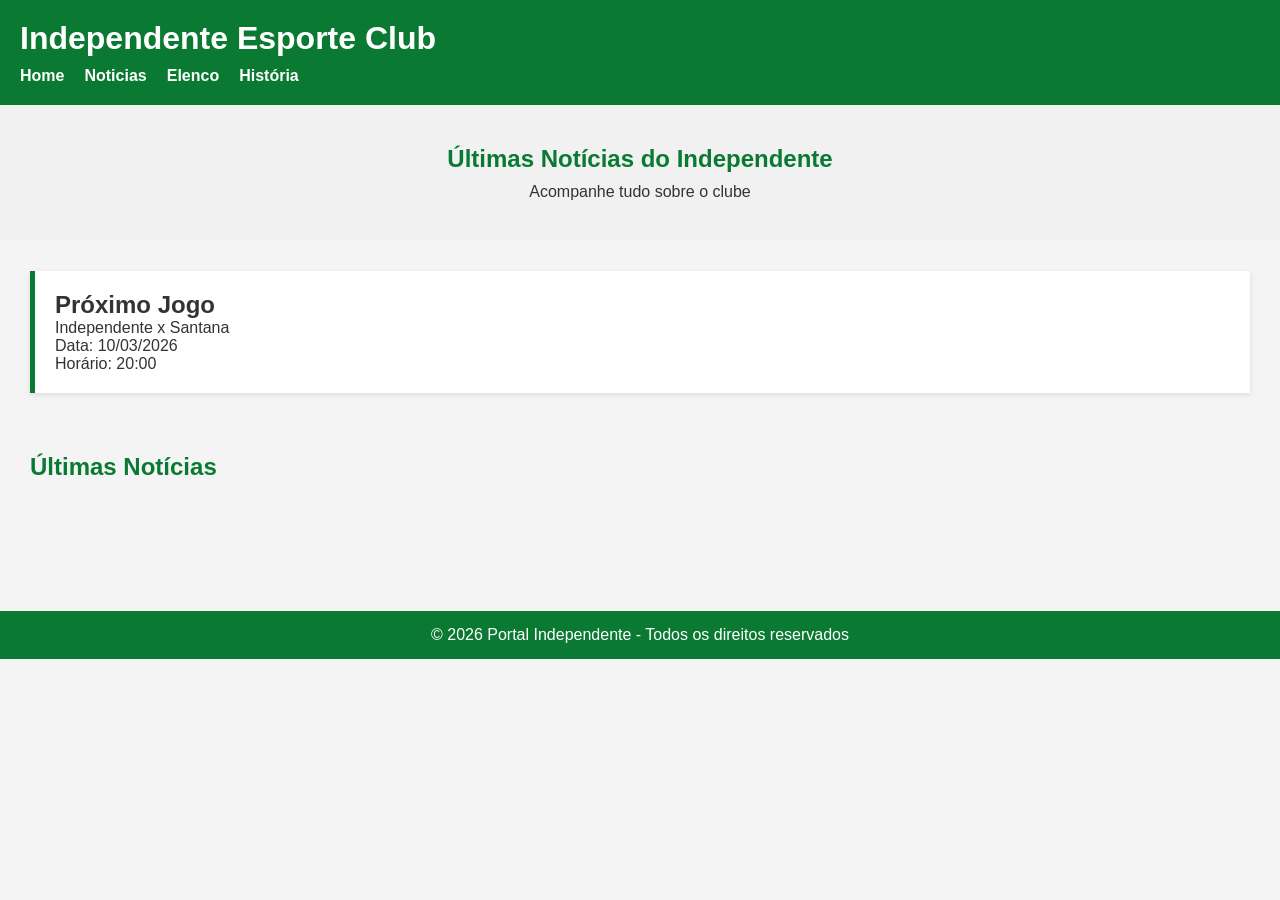
<file: index.html>
<!DOCTYPE html>
<html lang="pt-br">
<head>
    <meta charset="UTF-8">
    <meta name="viewport" content="width=device-width, initial-scale=1.0">
    <link rel="stylesheet" href="css/style.css">
    <title>Portal Independente</title>
</head>
<body>
    <header>
        <div class="logo">
            <h1>Independente Esporte Club</h1>
        </div>

        <nav>
            <ul>
                <li><a href="index.html">Home</a></li>
                <li><a href="noticias.html">Noticias</a></li>
                <li><a href="#">Elenco</a></li>
                <li><a href="#">História</a></li>
            </ul>
        </nav>
    </header>

    <section class="banner">
        <h2>Últimas Notícias do Independente</h2>
        <p>Acompanhe tudo sobre o clube</p>
    </section>

    <section class="proximo-jogo">
        <h2>Próximo Jogo</h2>
        <p>Independente x Santana</p>
        <p>Data: 10/03/2026</p>
        <p>Horário: 20:00</p>
    </section>

    <section class="noticias">
        <h2>Últimas Notícias</h2>

        <div id="container-noticias">
            <!-- Aki o JavaScript vai inserir as notícias -->
        </div>
    </section>

    <footer>
        <p>&copy; 2026 Portal Independente - Todos os direitos reservados</p>
    </footer>
</body>
</html>
</file>
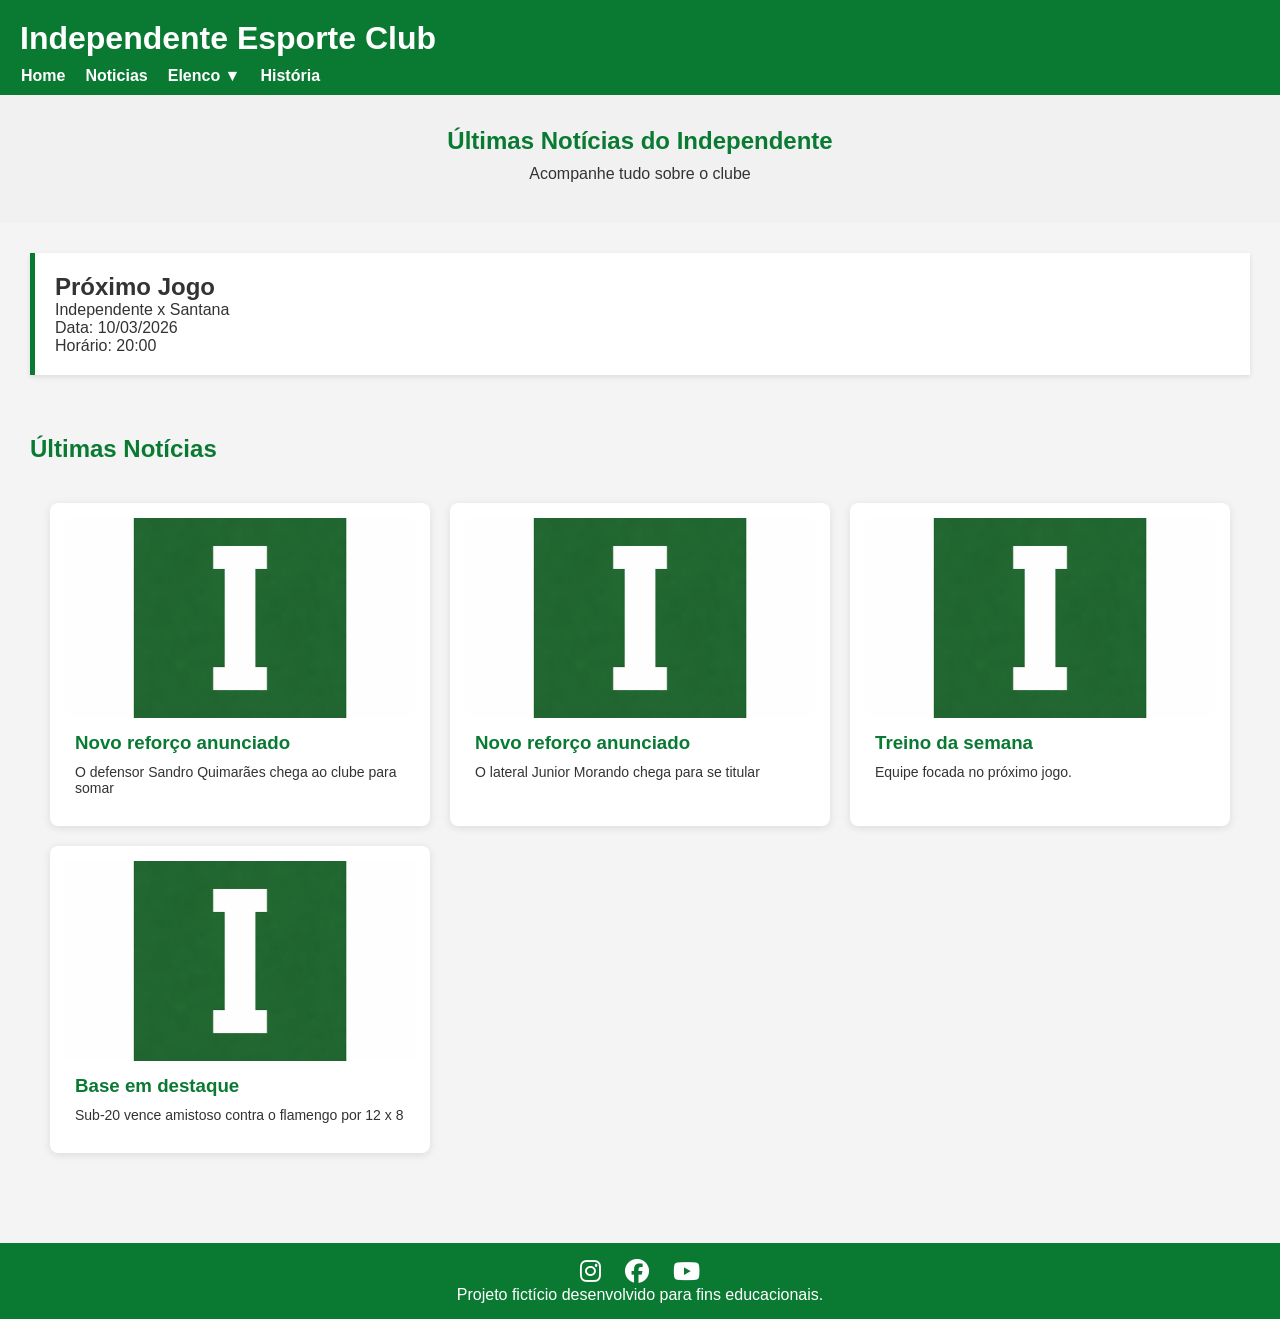
<file: pages/index.html>
<!DOCTYPE html>
<html lang="pt-br">
<head>
    <meta charset="UTF-8">
    <meta name="viewport" content="width=device-width, initial-scale=1.0">
    <link rel="stylesheet" href="https://cdnjs.cloudflare.com/ajax/libs/font-awesome/6.5.0/css/all.min.css">
    <link rel="stylesheet" href="/css/style.css">
    <link rel="shortcut icon" href="/assets/icons/icone.ico" type="image/x-icon">
    <title>Independente News AP</title>
</head>
<body>
    <header>
        <div class="logo">
            <h1>Independente Esporte Club</h1>
        </div>

        <button class="menu-toggle">☰</button>

        <nav>
            <ul class="menu">
                <li><a href="index.html">Home</a></li>
                <li><a href="noticias.html">Noticias</a></li>
                <li class="dropdown">
                    <a href="#">Elenco ▼</a>

                    <ul class="submenu">
                        <li><a href="jogadores.html">Jogadores</a></li>
                        <li><a href="comitecnica.html">Comissão Técnica</a></li>
                    </ul>
                </li>
                <li><a href="historia.html">História</a></li>
            </ul>
        </nav>
    </header>

    <section class="banner">
        <h2>Últimas Notícias do Independente</h2>
        <p>Acompanhe tudo sobre o clube</p>
    </section>

    <section class="proximo-jogo">
        <h2>Próximo Jogo</h2>
        <p>Independente x Santana</p>
        <p>Data: 10/03/2026</p>
        <p>Horário: 20:00</p>
    </section>

    <section class="noticias">
        <h2>Últimas Notícias</h2>

        <div id="container-noticias">
            <!-- Aki o JavaScript vai inserir as notícias -->
        </div>
    </section>

    <footer>
        <div class="redes">
            <a href="https://www.instagram.com/independenteap?igsh=eTB6eXF6czdxbGc3" target="_blank"><i class="fa-brands fa-instagram"></i></a>
            <a href="facebook.com/IndependenteAP" target="_blank"><i class="fa-brands fa-facebook"></i></a>
            <a href="www.youtube.com/@carcaratv" target="_blank"><i class="fa-brands fa-youtube"></i></a>
        </div>

        <p>Projeto fictício desenvolvido para fins educacionais.</p>
    </footer>

    <script src="/js/script.js">
        
    </script>
</body>
</html>
</file>
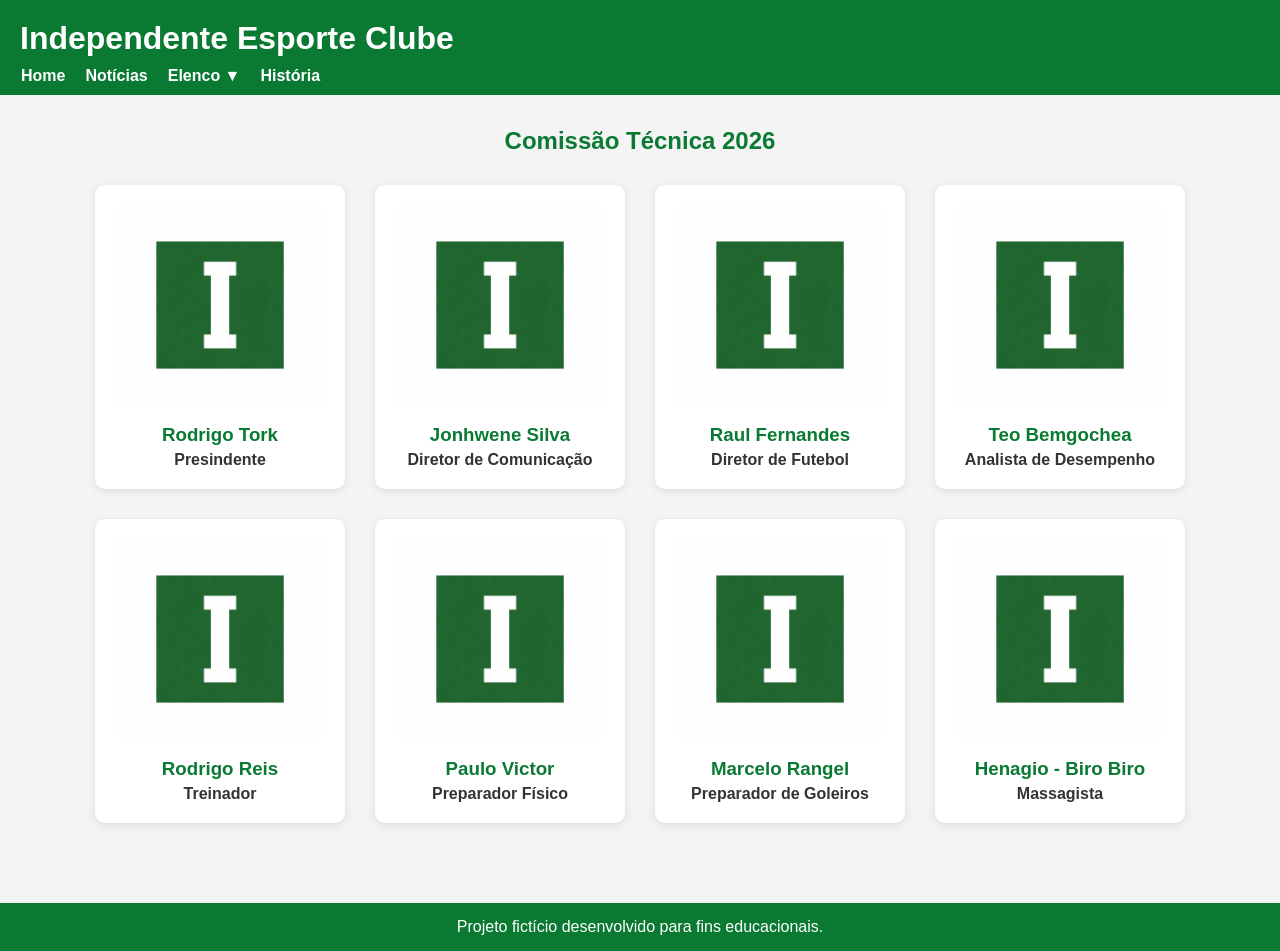
<file: pages/comitecnica.html>
<!DOCTYPE html>
<html lang="pt-br">
<head>
    <meta charset="UTF-8">
    <meta name="viewport" content="width=device-width, initial-scale=1.0">
    <link rel="stylesheet" href="/css/style.css">
    <link rel="shortcut icon" href="/assets/icons/icone.ico" type="image/x-icon">
    <title>Comissão Técnica - Portal Independente</title>
</head>
<body>
    <header>
        <div class="logo">
            <h1>Independente Esporte Clube</h1>
        </div>

        <button class="menu-toggle">☰</button>

        <nav>
            <ul class="menu">
                <li><a href="index.html">Home</a></li>
                <li><a href="noticias.html">Notícias</a></li>
                <li class="dropdown">
                    <a href="#">Elenco ▼</a>

                    <ul class="submenu">
                        <li><a href="jogadores.html">Jogadores</a></li>
                    </ul>
                </li>
                <li><a href="historia.html">História</a></li>
            </ul>
        </nav>
    </header>

    <section class="tecnica">
        <h2>Comissão Técnica 2026</h2>

        <div class="container-tecnica">
            <div class="card-tecnica">
                <img src="/assets/imagens/foto1.png" alt="presidente">
                <h3>Rodrigo Tork</h3>
                <span>Presindente</span>
            </div>

            <div class="card-tecnica">
                <img src="/assets/imagens/foto1.png" alt="equipe">
                <h3>Jonhwene Silva</h3>
                <span>Diretor de Comunicação</span>
            </div>

            <div class="card-tecnica">
                <img src="/assets/imagens/foto1.png" alt="equipe">
                <h3>Raul Fernandes</h3>
                <span>Diretor de Futebol</span>
            </div>

            <div class="card-tecnica">
                <img src="/assets/imagens/foto1.png" alt="equipe">
                <h3>Teo Bemgochea</h3>
                <span>Analista de Desempenho</span>
            </div>

            <div class="card-tecnica">
                <img src="/assets/imagens/foto1.png" alt="equipe">
                <h3>Rodrigo Reis</h3>
                <span>Treinador</span>
            </div>

            <div class="card-tecnica">
                <img src="/assets/imagens/foto1.png" alt="equipe">
                <h3>Paulo Victor</h3>
                <span>Preparador Físico</span>
            </div>

            <div class="card-tecnica">
                <img src="/assets/imagens/foto1.png" alt="equipe">
                <h3>Marcelo Rangel</h3>
                <span>Preparador de Goleiros</span>
            </div>

            <div class="card-tecnica">
                <img src="/assets/imagens/foto1.png" alt="equipe">
                <h3>Henagio - Biro Biro</h3>
                <span>Massagista</span>
            </div>
        </div>
    </section>

    <footer>
        <p>Projeto fictício desenvolvido para fins educacionais.</p>
    </footer>
</body>
</html>
</file>
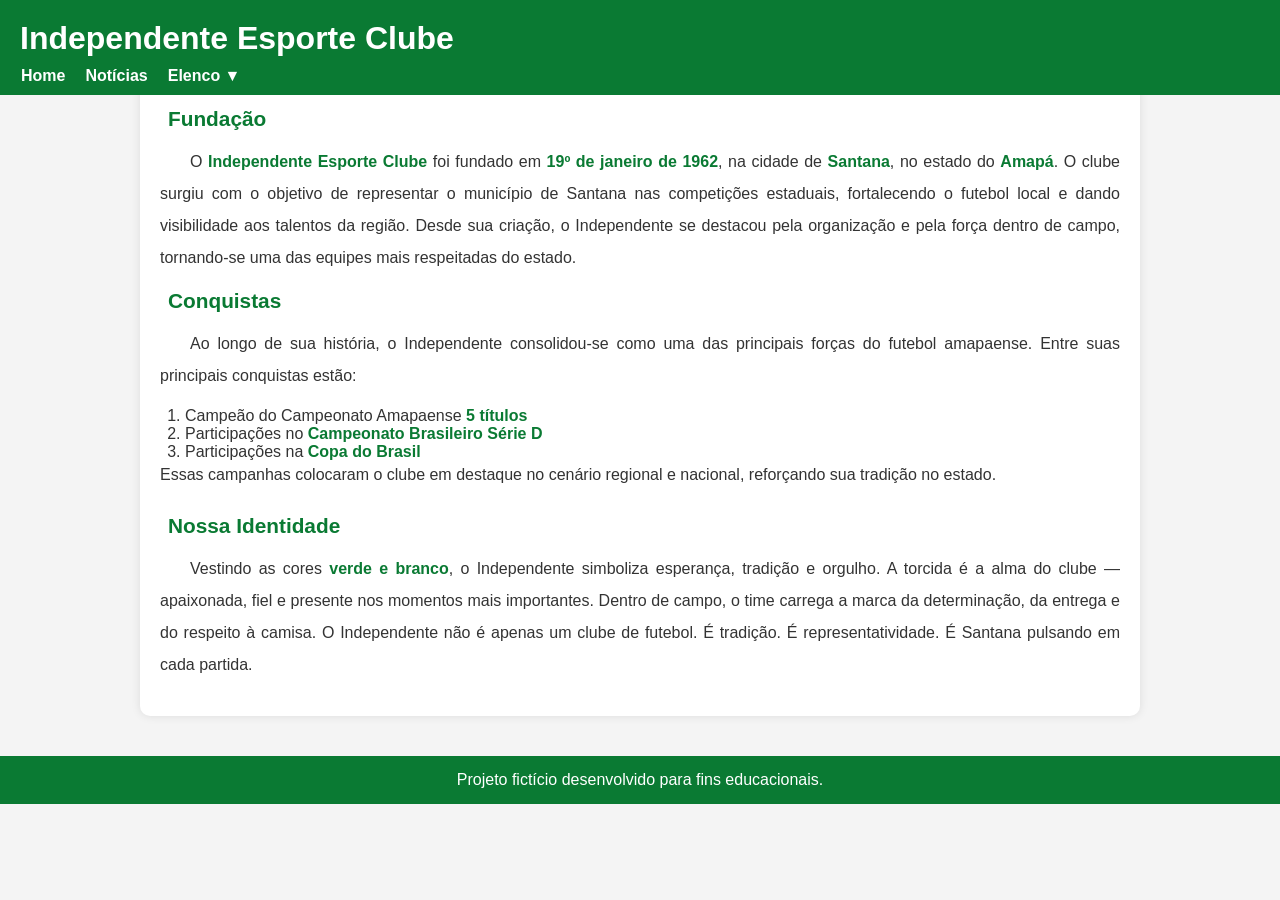
<file: pages/historia.html>
<!DOCTYPE html>
<html lang="pt-br">
<head>
    <meta charset="UTF-8">
    <meta name="viewport" content="width=device-width, initial-scale=1.0">
    <link rel="stylesheet" href="/css/style.css">
    <link rel="shortcut icon" href="/assets/icons/icone.ico" type="image/x-icon">
    <title>História - Portal Independente</title>
</head>
<body>
    <header>
        <div class="logo">
            <h1>Independente Esporte Clube</h1>
        </div>

        <button class="menu-toggle">☰</button>

        <nav>
            <ul class="menu">
                <li><a href="index.html">Home</a></li>
                <li><a href="noticias.html">Notícias</a></li>
                <li class="dropdown">
                    <a href="#">Elenco ▼</a>

                    <ul class="submenu">
                        <li><a href="jogadores.html">Jogadores</a></li>
                        <li><a href="comitecnica.html">Comissão Técnica</a></li>
                    </ul>
                </li>
            </ul>
        </nav>
    </header>

    <main>
        <article>
            
            <h2>Fundação</h2>
            <p>
                O <strong>Independente Esporte Clube</strong> foi fundado em <strong>19º de janeiro de 1962</strong>, na cidade de <strong>Santana</strong>, no estado do <strong>Amapá</strong>.

                O clube surgiu com o objetivo de representar o município de Santana nas competições estaduais, fortalecendo o futebol local e dando visibilidade aos talentos da região. Desde sua criação, o Independente se destacou pela organização e pela força dentro de campo, tornando-se uma das equipes mais respeitadas do estado.
            </p>

            <h2>Conquistas</h2>
            <p>
                Ao longo de sua história, o Independente consolidou-se como uma das principais forças do futebol amapaense.

                Entre suas principais conquistas estão:
                <ol>
                    <li>Campeão do Campeonato Amapaense <strong>5 títulos</strong></li>
                    <li>Participações no <strong>Campeonato Brasileiro Série D</strong></li>
                    <li>Participações na <strong>Copa do Brasil</strong></li>
                </ol>

                Essas campanhas colocaram o clube em destaque no cenário regional e nacional, reforçando sua tradição no estado.
            </p>

            <h2>Nossa Identidade</h2>
            <p>
                Vestindo as cores <strong>verde e branco</strong>, o Independente simboliza esperança, tradição e orgulho.

                A torcida é a alma do clube — apaixonada, fiel e presente nos momentos mais importantes. Dentro de campo, o time carrega a marca da determinação, da entrega e do respeito à camisa.

                O Independente não é apenas um clube de futebol.
                É tradição.
                É representatividade.
                É Santana pulsando em cada partida.
            </p>
        </article>
    </main>

    <footer>
        <p>Projeto fictício desenvolvido para fins educacionais.</p>
    </footer>
</body>
</html>
</file>
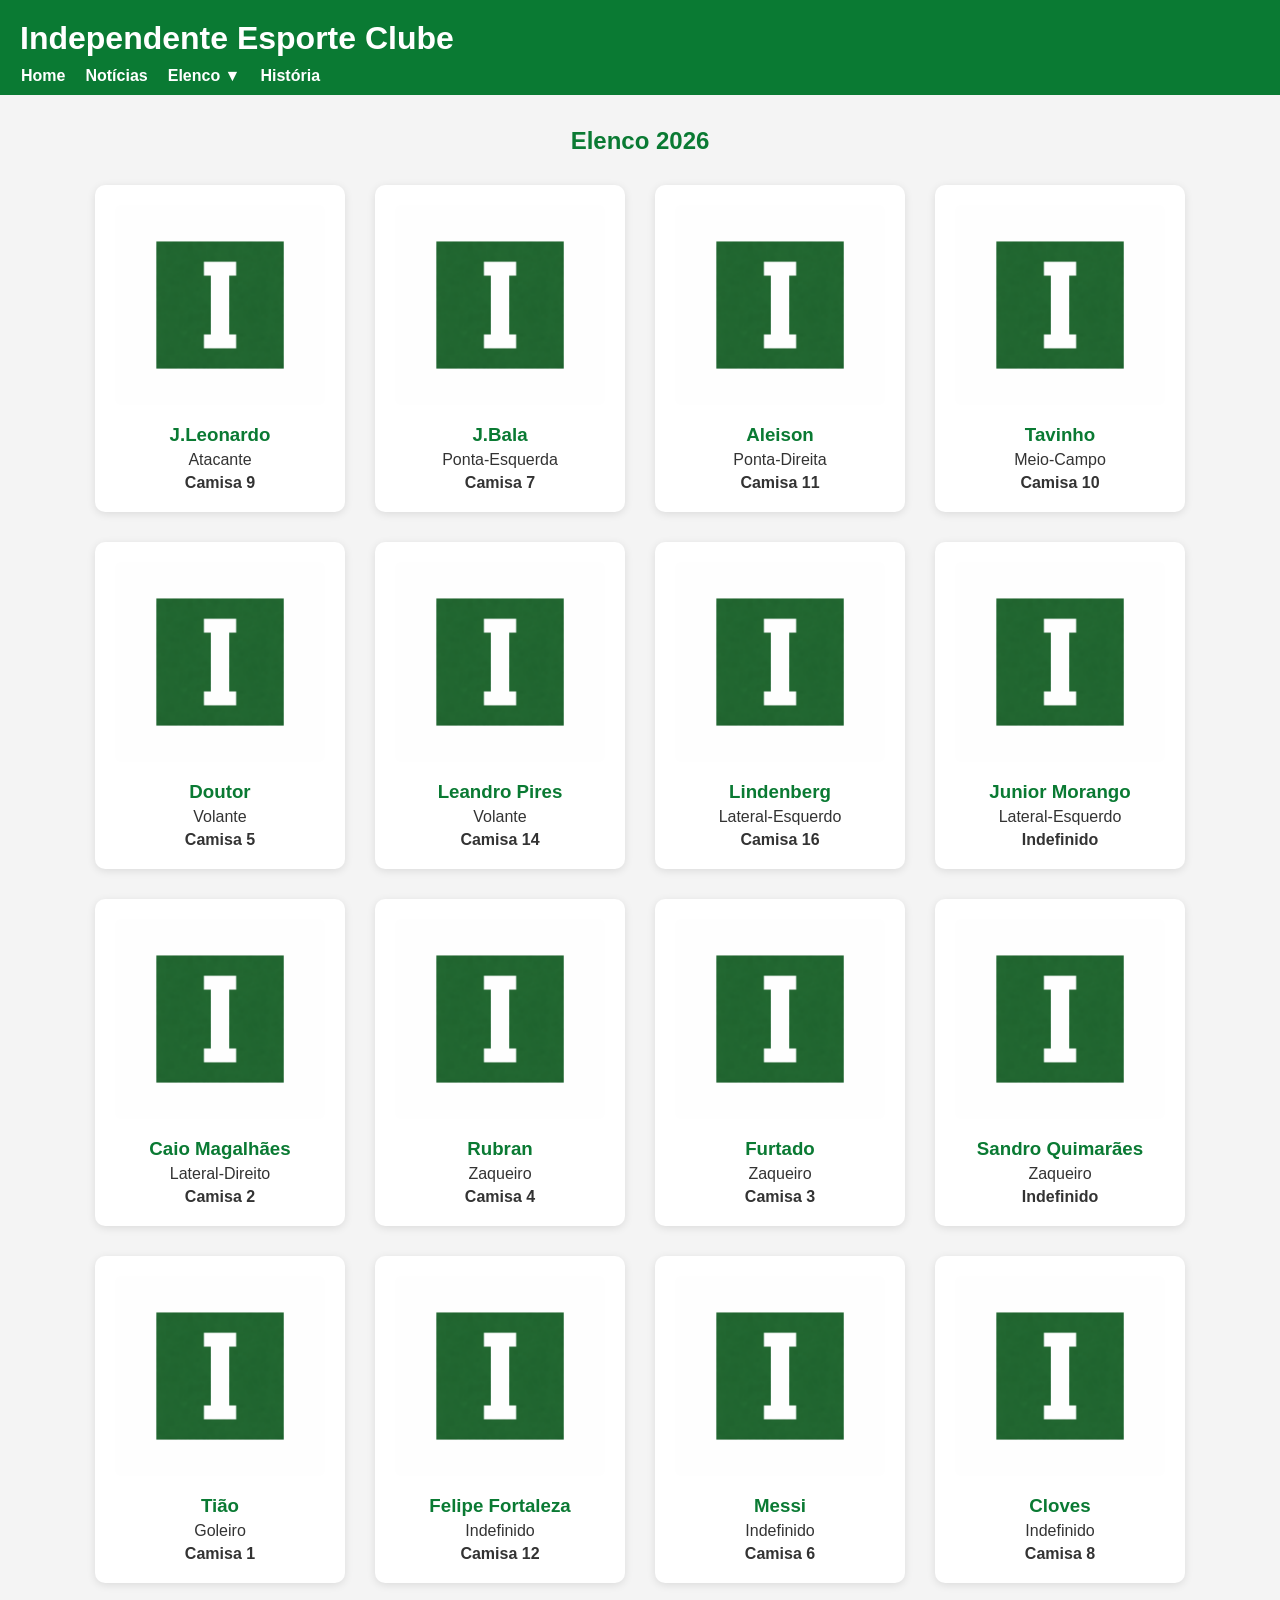
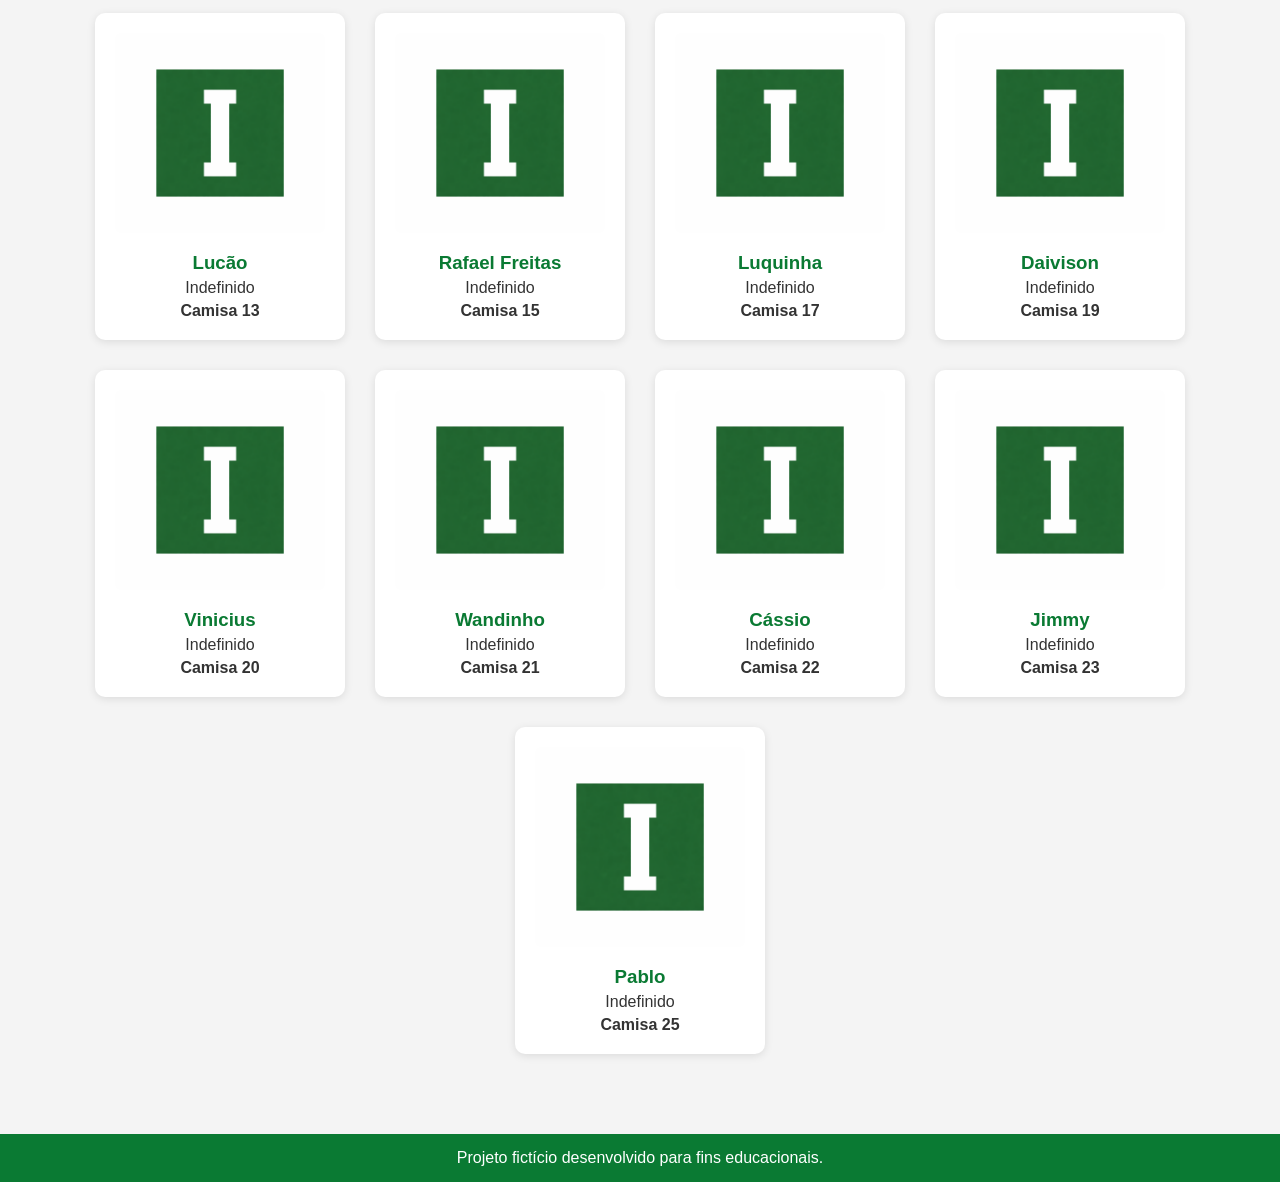
<file: pages/jogadores.html>
<!DOCTYPE html>
<html lang="pt-br">
<head>
    <meta charset="UTF-8">
    <meta name="viewport" content="width=device-width, initial-scale=1.0">
    <link rel="stylesheet" href="/css/style.css">
    <link rel="shortcut icon" href="/assets/icons/icone.ico" type="image/x-icon">
    <title>Elenco - Portal Independente</title>
</head>
<body>
   <header>
        <div class="logo">
            <h1>Independente Esporte Clube</h1>
        </div>

        <button class="menu-toggle">☰</button>

        <nav>
            <ul class="menu">
                <li><a href="index.html">Home</a></li>
                <li><a href="noticias.html">Notícias</a></li>
                <li class="dropdown">
                    <a href="#">Elenco ▼</a>

                    <ul class="submenu">
                        <li><a href="comitecnica.html">Comissão Técnica</a></li>
                    </ul>
                </li>
                <li><a href="historia.html">História</a></li>
            </ul>
        </nav>
   </header>

   <section class="elenco">
    <h2>Elenco 2026</h2>

     <div class="container-elenco">

        <div class="card-jogador">
            <img src="/assets/imagens/foto1.png" alt="jogador">
            <h3>J.Leonardo</h3>
            <p>Atacante</p>
            <span>Camisa 9</span>
        </div>

        <div class="card-jogador">
            <img src="/assets/imagens/foto1.png" alt="jogador">
            <h3>J.Bala</h3>
            <p>Ponta-Esquerda</p>
            <span>Camisa 7</span>
        </div>

        <div class="card-jogador">
            <img src="/assets/imagens/foto1.png" alt="jogador">
            <h3>Aleison</h3>
            <p>Ponta-Direita</p>
            <span>Camisa 11</span>
        </div>

        <div class="card-jogador">
            <img src="/assets/imagens/foto1.png" alt="jogador">
            <h3>Tavinho</h3>
            <p>Meio-Campo</p>
            <span>Camisa 10</span>
        </div>

        <div class="card-jogador">
            <img src="/assets/imagens/foto1.png" alt="jogador">
            <h3>Doutor</h3>
            <p>Volante</p>
            <span>Camisa 5</span>
        </div>

        <div class="card-jogador">
            <img src="/assets/imagens/foto1.png" alt="jogador">
            <h3>Leandro Pires</h3>
            <p>Volante</p>
            <span>Camisa 14</span>
        </div>

        <div class="card-jogador">
            <img src="/assets/imagens/foto1.png" alt="jogador">
            <h3>Lindenberg</h3>
            <p>Lateral-Esquerdo</p>
            <span>Camisa 16</span>
        </div>

        <div class="card-jogador">
            <img src="/assets/imagens/foto1.png" alt="jogador">
            <h3>Junior Morango</h3>
            <p>Lateral-Esquerdo</p>
            <span>Indefinido</span>
        </div>

        <div class="card-jogador">
            <img src="/assets/imagens/foto1.png" alt="jogador">
            <h3>Caio Magalhães</h3>
            <p>Lateral-Direito</p>
            <span>Camisa 2</span>
        </div>

        <div class="card-jogador">
            <img src="/assets/imagens/foto1.png" alt="jogador">
            <h3>Rubran</h3>
            <p>Zaqueiro</p>
            <span>Camisa 4</span>
        </div>

        <div class="card-jogador">
            <img src="/assets/imagens/foto1.png" alt="jogador">
            <h3>Furtado</h3>
            <p>Zaqueiro</p>
            <span>Camisa 3</span>
        </div>

        <div class="card-jogador">
            <img src="/assets/imagens/foto1.png" alt="jogador">
            <h3>Sandro Quimarães</h3>
            <p>Zaqueiro</p>
            <span>Indefinido</span>
        </div>

        <div class="card-jogador">
            <img src="/assets/imagens/foto1.png" alt="jogador">
            <h3>Tião</h3>
            <p>Goleiro</p>
            <span>Camisa 1</span>
        </div>

        <div class="card-jogador">
            <img src="/assets/imagens/foto1.png" alt="jogador">
            <h3>Felipe Fortaleza</h3>
            <p>Indefinido</p>
            <span>Camisa 12</span>
        </div>

        <div class="card-jogador">
            <img src="/assets/imagens/foto1.png" alt="jogador">
            <h3>Messi</h3>
            <p>Indefinido</p>
            <span>Camisa 6</span>
        </div>

        <div class="card-jogador">
            <img src="/assets/imagens/foto1.png" alt="jogador">
            <h3>Cloves</h3>
            <p>Indefinido</p>
            <span>Camisa 8</span>
        </div>

        <div class="card-jogador">
            <img src="/assets/imagens/foto1.png" alt="jogador">
            <h3>Lucão</h3>
            <p>Indefinido</p>
            <span>Camisa 13</span>
        </div>

        <div class="card-jogador">
            <img src="/assets/imagens/foto1.png" alt="jogador">
            <h3>Rafael Freitas</h3>
            <p>Indefinido</p>
            <span>Camisa 15</span>
        </div>

        <div class="card-jogador">
            <img src="/assets/imagens/foto1.png" alt="jogador">
            <h3>Luquinha</h3>
            <p>Indefinido</p>
            <span>Camisa 17</span>
        </div>

        <div class="card-jogador">
            <img src="/assets/imagens/foto1.png" alt="jogador">
            <h3>Daivison</h3>
            <p>Indefinido</p>
            <span>Camisa 19</span>
        </div>

        <div class="card-jogador">
            <img src="/assets/imagens/foto1.png" alt="jogador">
            <h3>Vinicius</h3>
            <p>Indefinido</p>
            <span>Camisa 20</span>
        </div>

        <div class="card-jogador">
            <img src="/assets/imagens/foto1.png" alt="jogador">
            <h3>Wandinho</h3>
            <p>Indefinido</p>
            <span>Camisa 21</span>
        </div>

        <div class="card-jogador">
            <img src="/assets/imagens/foto1.png" alt="jogador">
            <h3>Cássio</h3>
            <p>Indefinido</p>
            <span>Camisa 22</span>
        </div>

        <div class="card-jogador">
            <img src="/assets/imagens/foto1.png" alt="jogador">
            <h3>Jimmy</h3>
            <p>Indefinido</p>
            <span>Camisa 23</span>
        </div>

        <div class="card-jogador">
            <img src="/assets/imagens/foto1.png" alt="jogador">
            <h3>Pablo</h3>
            <p>Indefinido</p>
            <span>Camisa 25</span>
        </div>
     </div>
   </section>

   <footer>
        <p>Projeto fictício desenvolvido para fins educacionais.</p>
    </footer>
</body>
</html>
</file>
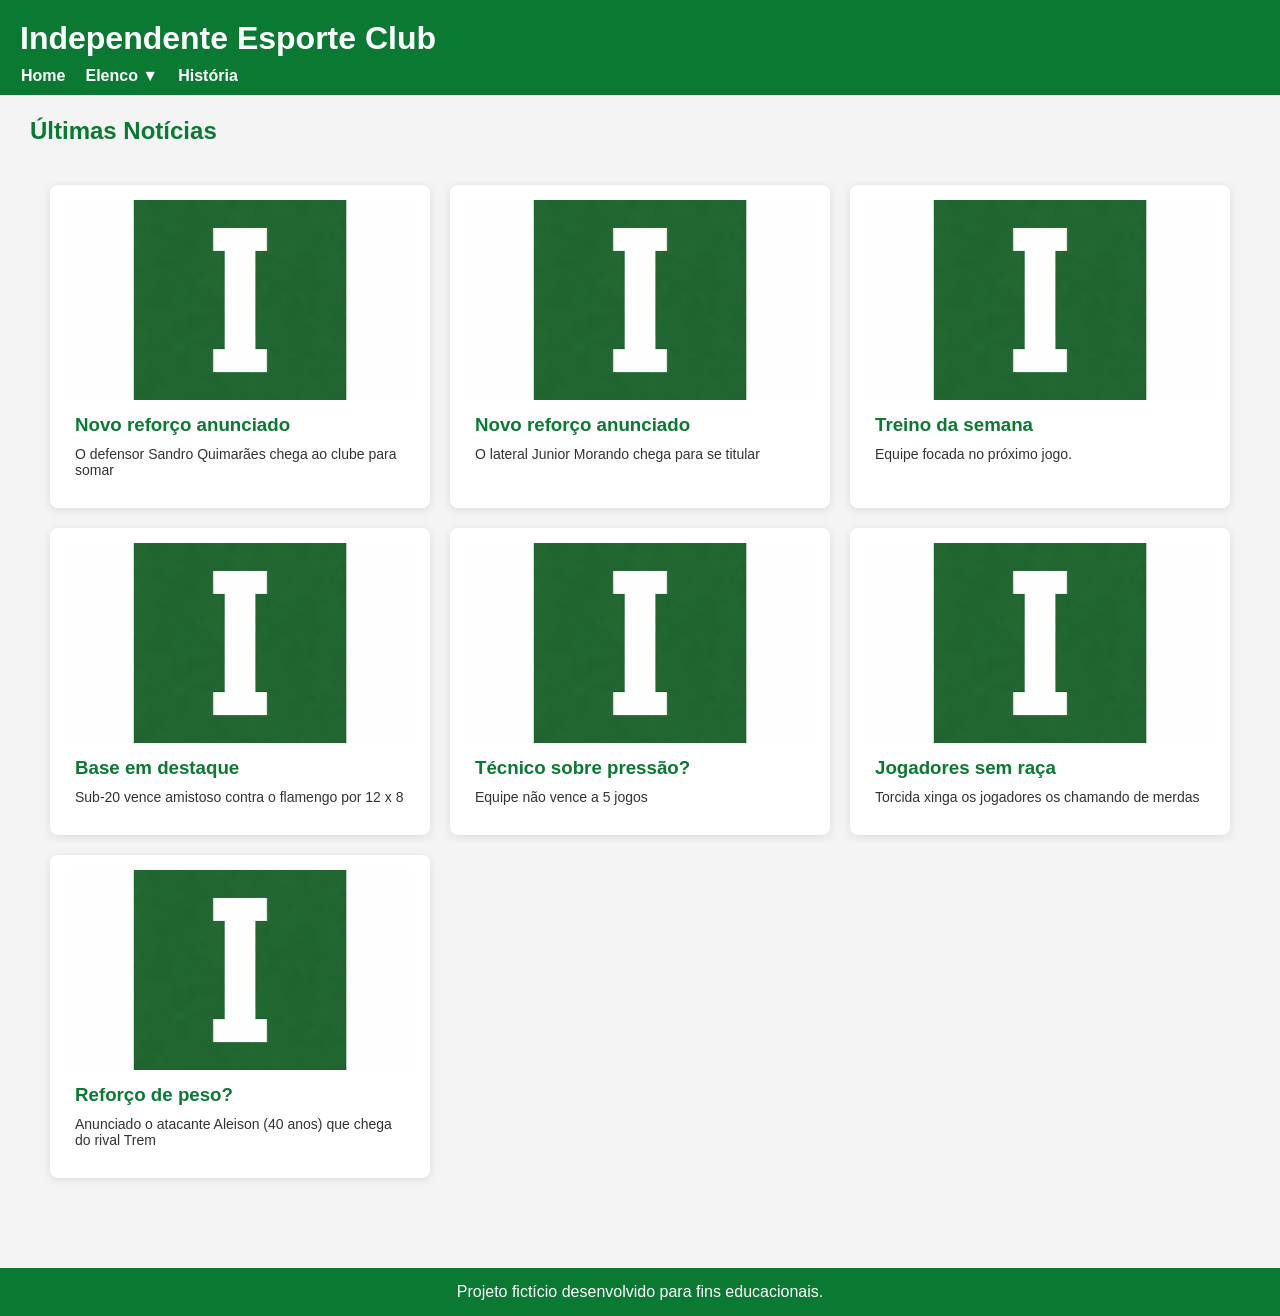
<file: pages/noticias.html>
<!DOCTYPE html>
<html lang="pt-br">
<head>
    <meta charset="UTF-8">
    <meta name="viewport" content="width=device-width, initial-scale=1.0">
    <link rel="stylesheet" href="/css/style.css">
    <link rel="shortcut icon" href="/assets/icons/icone.ico" type="image/x-icon">
    <title>Notícias</title>
</head>
<body>
    <header>
        <div class="logo">
            <h1>Independente Esporte Club</h1>
        </div>

        <button class="menu-toggle">☰</button>

        <nav>
            <ul class="menu">
                <li><a href="index.html">Home</a></li>
                <li class="dropdown">
                    <a href="#">Elenco ▼</a>

                    <ul class="submenu">
                        <li><a href="jogadores.html">Jogadores</a></li>
                        <li><a href="comitecnica.html">Comissão Técnica</a></li>
                    </ul>
                </li>
                <li><a href="historia.html">História</a></li>
            </ul>
        </nav>
    </header>

    <section class="noticias">
        <h2>Últimas Notícias</h2>

        <div id="container-noticias">
            <!-- Aki o JavaScript vai inserir as notícias -->
        </div>
    </section>

    <footer>
        <p>Projeto fictício desenvolvido para fins educacionais.</p>
    </footer>
    
    <script src="/js/script.js">
        
    </script>
</body>
</html>
</file>
<file: css/style.css>
/* RESET */
* {
    margin: 0px;
    padding: 0px;
    box-sizing: border-box;
}

/* HEADER */
header {
    background-color: #0a7a33;
    color: #ffff;
    padding: 20px;
}

header h1 {
    margin-bottom: 10px;
}

/* MENU */
nav ul{
    list-style: none;
    display: flex;
    gap: 10px;
}

nav a {
    text-decoration: none;
    color: #ffff;
    font-weight: bold;
}

nav a:hover {
    text-decoration: underline;
}

.submenu{
    display:block;
}

.menu {
    display: none;
    flex-direction: column;
    background: #0a7a33;
    position: absolute;
    width: 100%;
    left: 0;
    padding-left: 21px;
}

.menu.active {
    display: flex;
}

.menu-toggle {
    font-size: 24px;
    background: none;
    border: none;
    cursor: pointer;
}

/* CARDS */
body {
    font-family: Arial, Helvetica, sans-serif;
    background-color: #f4f4f4;
    color: #333;
}

.banner {
    background-color: #e5ebe649;
    padding: 40px;
    text-align: center;
}

.banner h2 {
    color: #0a7a33;
    margin-bottom: 10px;
}

.proximo-jogo {
    background-color: #ffff;
    margin: 30px;
    padding: 20px;
    border-left: 5px solid #0a7a33;
    box-shadow: 0 2px 5px rgba(0,0,0,0.1);
}

.proximo-jogo:hover {
    border-left: 20px solid #0a7a33;
    transition: 0.3s;
}

.noticias {
    padding: 30px;
}

.noticias h2, .elenco h2, .tecnica h2 {
    margin-bottom: 20px;
    color: #0a7a33;
}

#container-noticias {
    display: grid;
    grid-template-columns: 1fr;
    gap: 20px;
    padding: 20px;
}

.card {
    background-color: #ffff;
    width: 100%;
    padding: 15px;
    border-radius: 8px;
    overflow: hidden;
    box-shadow: 0 2px 8px rgba(0,0,0,0.1);
    transition: 0.3s;
}

.card:hover {
    transform: translateY(-5px);
}

.card h3 {
    padding: 10px;
    margin: 0;
    color: #0a7a33;
}

.card p {
    padding: 0 10px 15px;
    font-size: 14px;
}

.card img {
    width: 100%;
    height: 200px; 
    object-fit: cover;
}

.elenco, .tecnica {
    padding: 40px;
    text-align: center;
}

.container-elenco, .container-tecnica {
    display: flex;
    justify-content: center;
    gap: 30px;
    flex-wrap: wrap;
    margin-top: 30px;
}

.card-jogador, .card-tecnica {
    background-color: #ffff;
    width: 250px;
    padding: 20px;
    border-radius: 10px;
    box-shadow: 0 2px 8px rgba(0,0,0,0.1);
    transition: 0.3s;
}

.card-jogador:hover, .card-tecnica:hover {
    transform: translateY(-5px);
}

.card-jogador img, .card-tecnica img {
    width: 100%;
    height: 200px;
    object-fit: cover;
    border-radius: 8px;
    margin-bottom: 15px;
}

.card-jogador h3, .card-tecnica h3 {
    color: #0a7a33;
    margin-bottom: 5px;
}

.card-jogador span, .card-tecnica span {
    display: block;
    margin-top: 5px;
    font-weight: bold;
}

main {
    min-width: 300px;
    max-width: 1000px;
    background-color: white;
    margin: auto;
    padding: 20px;
    margin-bottom: 30px;
    box-shadow: 0px 0px 10px rgba(0, 0, 0, 0.1);
    border-bottom-left-radius: 10px;
    border-bottom-right-radius: 10px;
}

main h2 {
    color: #0a7a33;
    font-size: 1.3em;
    font-family: Arial, Helvetica, sans-serif;
    text-indent: 8px;
}

main p {
    text-indent: 30px;
    text-align: justify;
    padding: 15px 0px 15px 0px;
    font-size: 1em;
    line-height: 2em;
}

main strong {
    color: #0a7a33;
    font-weight: bold;
}

main ol {
    padding-bottom: 5px;
    padding-left: 25px;
}

.redes a{
    font-size: 24px;
    color: white;
    margin: 10px;
}

/* FOOTER */
footer {
    background-color: #0a7a33;
    color: #ffff;
    text-align: center;
    padding: 15px;
    margin-top: 40px;
}

/* RESPONSIVO-Tablet */
@media screen and (min-width:768px){
    #container-noticias{
        grid-template-columns: 1fr 1fr;
    }
}

/* RESPONSIVO-Pc */
@media screen and (min-width: 1024px) {
    #container-noticias{
        grid-template-columns: 1fr 1fr 1fr;
    }

    nav ul{
        list-style: none;
        display: flex;
        gap: 20px;
    }

    .dropdown {
        position: relative;
        padding-bottom: 10px;
    }

    .submenu {
        position: absolute;
        top: 100%;
        left: 0;
        background-color: #ffff;
        border-radius: 15px;
        list-style: none;
        padding: 20px;
        display: none;
        width: 200px;
    }

    .submenu li {
        margin-bottom: 15px;
    }

    .submenu li:last-child {
        margin-bottom: 0;
    }

    .submenu a {
        color: #0a7a33;
        text-decoration: none;
        font-weight: bold;
    }

    .dropdown:hover .submenu { /* Mostrar menu ao passar o mouse */
        display: block;
    }

    .dropdown a {
        position: relative;
    }

    .menu{
        display: flex;
        flex-direction: row;
    }

    .menu-toggle{
        display: none;
    }
}
</file>
